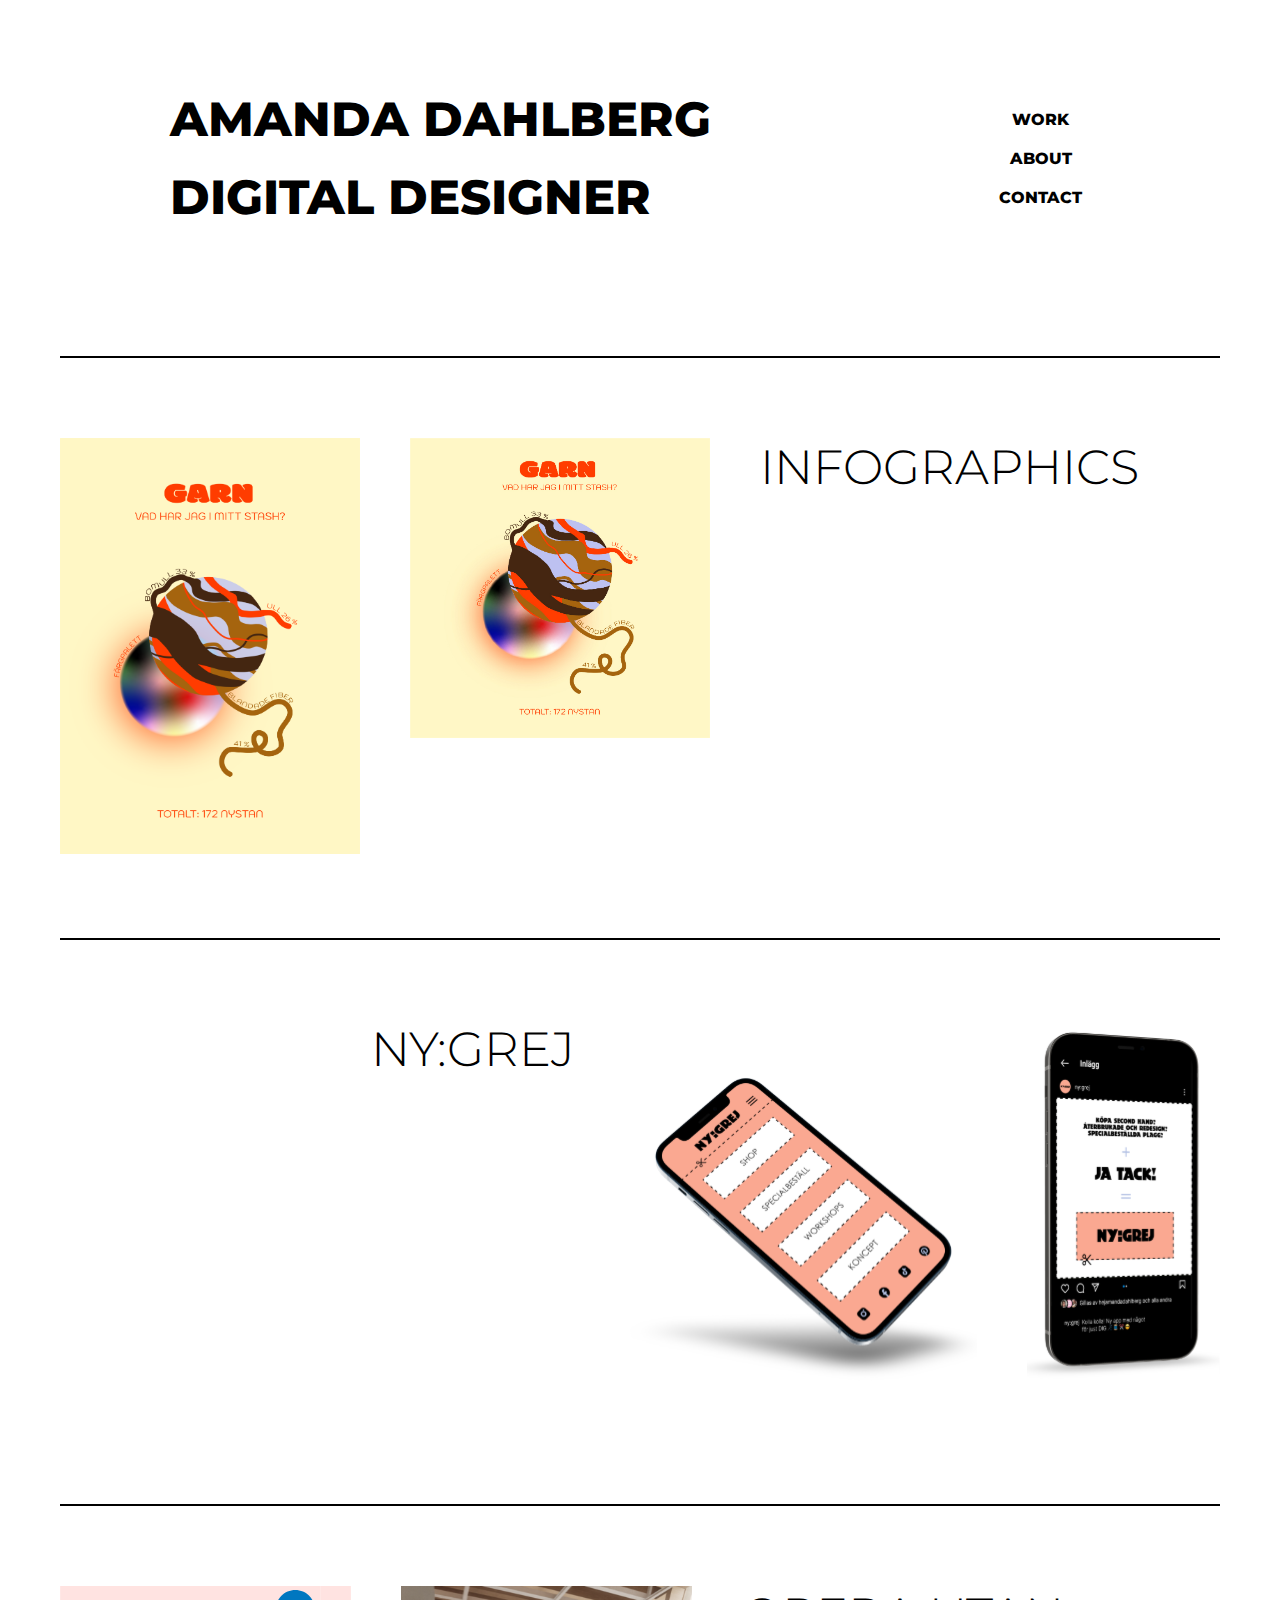
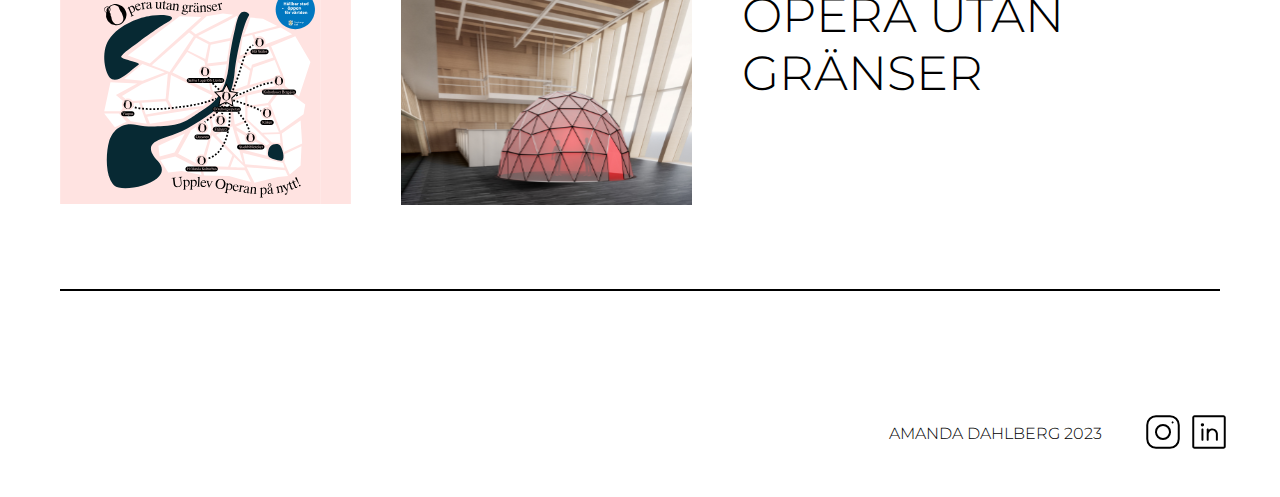
<file: index.html>
<!DOCTYPE html>
<html lang="sv">
  <head>
    <link rel="stylesheet" href="style.css" />

    <meta charset="UTF-8" />
    <meta name="viewport" content="width=device-width, initial-scale=1.0" />
    <title>Amanda Dahlberg Portfolio</title>
  </head>
  <link rel="preconnect" href="https://fonts.googleapis.com" />
  <link rel="preconnect" href="https://fonts.gstatic.com" crossorigin />
  <link href="https://fonts.googleapis.com/css2?family=Montserrat:wght@300;800&display=swap" rel="stylesheet" />
  <body>
    <header class="header">
      <div class="intro">
        <div class="h1">AMANDA DAHLBERG</div>
        <div class="h2">DIGITAL DESIGNER</div>
      </div>
      <div class="menu">
        <div class="menu-text">WORK</div>
        <div class="menu-text">ABOUT</div>
        <div class="menu-text">CONTACT</div>
      </div>
    </header>
    <main>
      <div class="container first">
        <div class="left"><img src="Amanda_Dahlberg_uppgift_garn.png" /></div>
        <div class="left"><img src="Amanda_Dahlberg_uppgift_4.jpg" /></div>
        <a href="infographics.html">INFOGRAPHICS</a>
      </div>
      <div class="container second">
        <a href="file:///Users/amandadahlberg/Documents/DD23/PROGRAMMERA/index/nygrej.html">NY:GREJ</a>
        <div class="right"><img src="mock up.svg" /></div>
        <div class="right"><img src="Rectangle.svg" /></div>
      </div>
      <div class="container third">
        <div class="left-2"><img src="Kartan.svg" /></div>
        <div class="left-2"><img src="Dome utsida.svg" /></div>
        <a href="file:///Users/amandadahlberg/Documents/DD23/PROGRAMMERA/index/operautangranser.html">OPERA UTAN GRÄNSER</a>
      </div>
    </main>
    <div class="footer">
      <div class="footer-text">AMANDA DAHLBERG 2023</div>
      <div>
        <a href="https://www.instagram.com/hejamandadahlberg/"><img src="instagram.svg" /></a>
        <a href="https://www.linkedin.com/in/amanda-dahlberg-719188290/"><img src="linkedin.svg" /></a>
      </div>
    </div>
  </body>
</html>
</file>
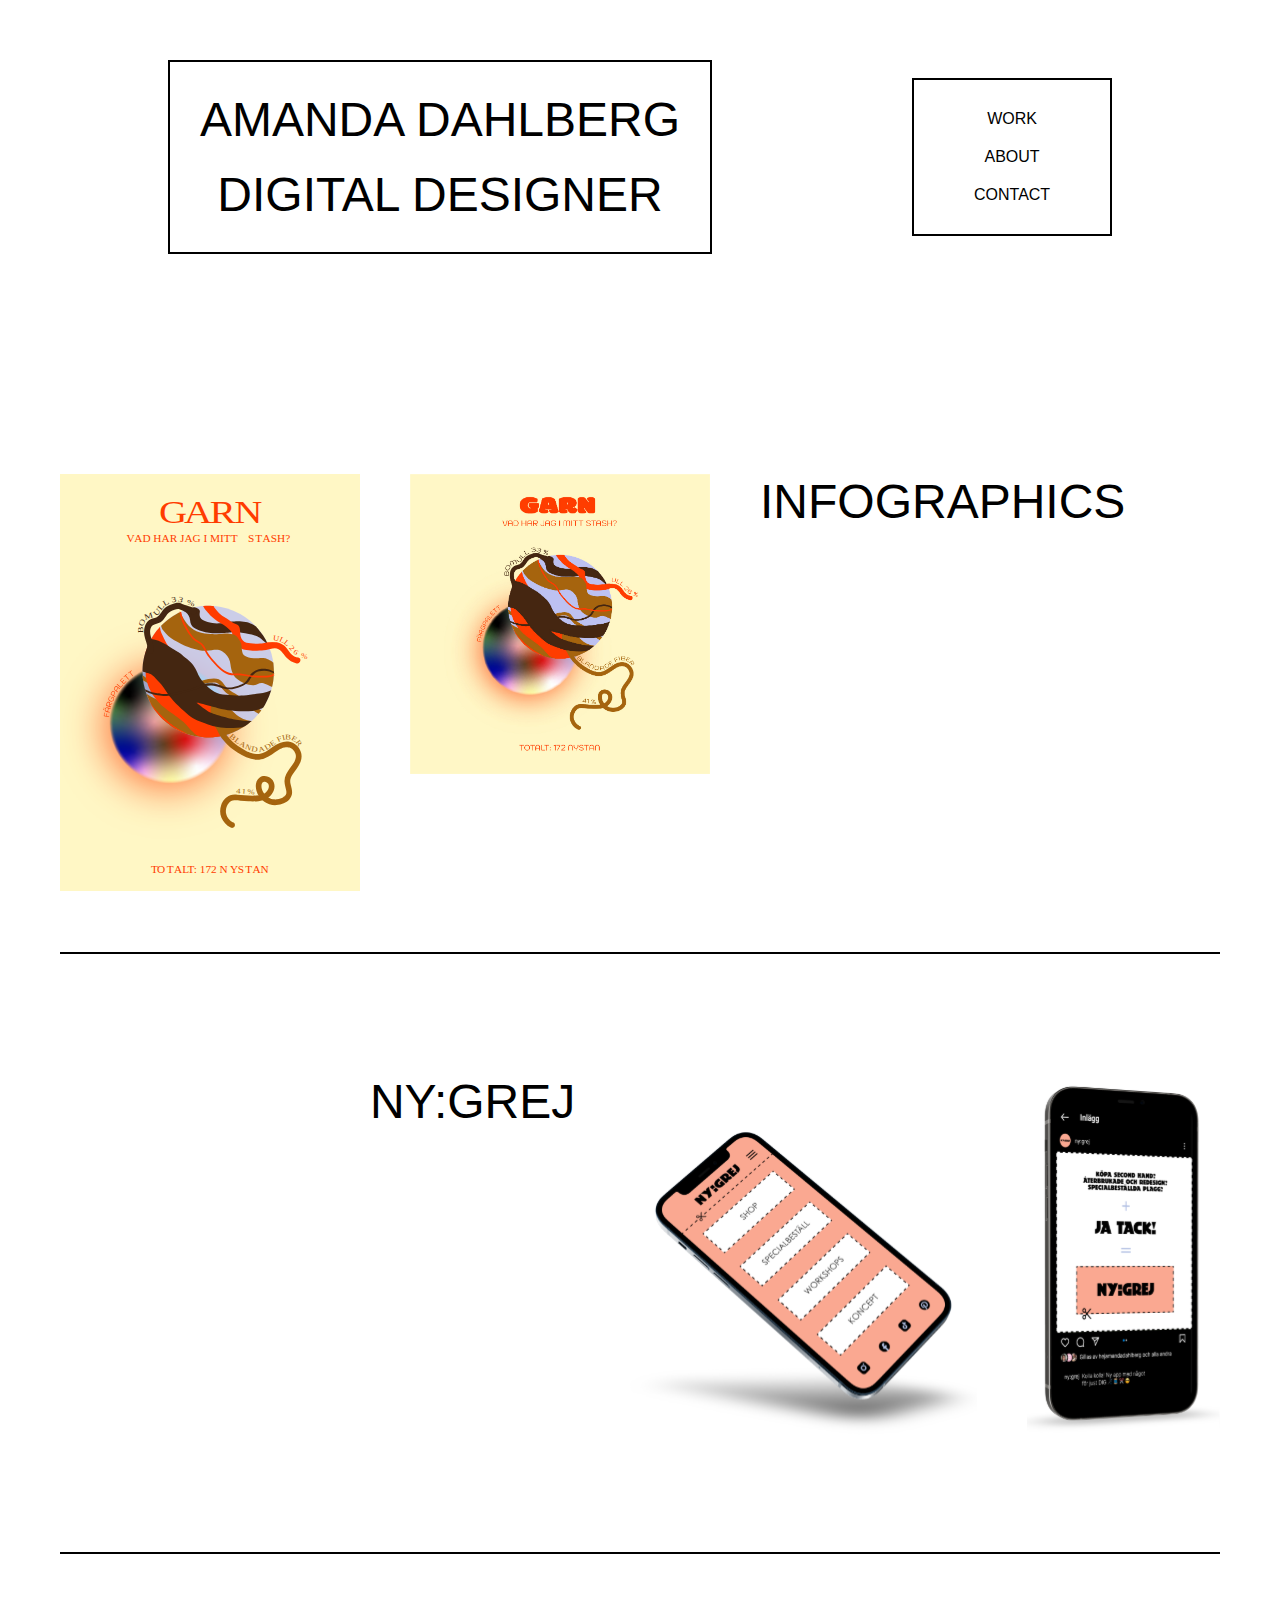
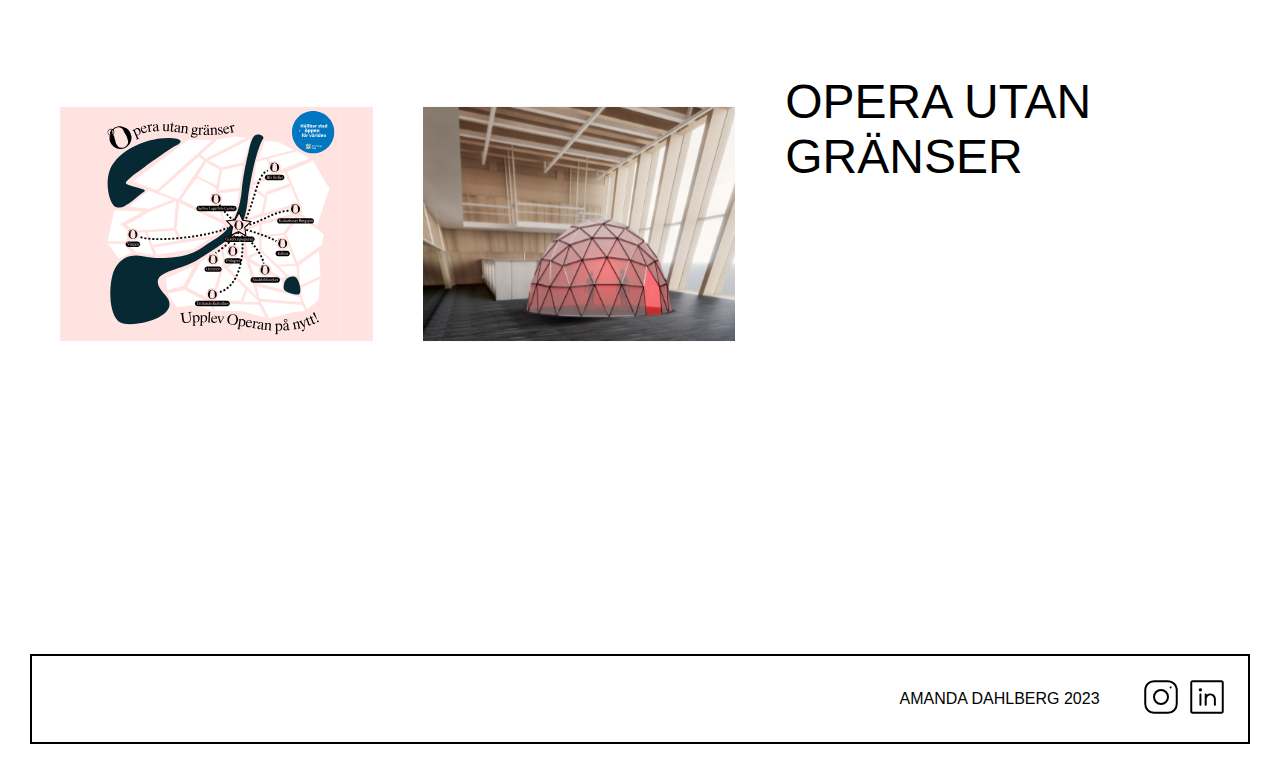
<file: amandadahlberg.html>
<!DOCTYPE html>
<html lang="sv">
  <head>
    <link rel="stylesheet" href="amandadahlberg.css" />

    <meta charset="UTF-8" />
    <meta name="viewport" content="width=device-width, initial-scale=1.0" />
    <title>Amanda Dahlberg Portfolio</title>
  </head>
  <body>
    <header class="header">
      <div class="intro">
        <div class="h1">AMANDA DAHLBERG</div>
        <div class="h2">DIGITAL DESIGNER</div>
      </div>
      <div class="menu">
        <div class="menu-text">WORK</div>
        <div class="menu-text">ABOUT</div>
        <div class="menu-text">CONTACT</div>
      </div>
    </header>
    <main>
      <div class="container first">
        <div class="left"><img src="Amanda_Dahlberg_uppgift_4.svg" /></div>
        <div class="left"><img src="Amanda_Dahlberg_uppgift_4.jpg" /></div>
        <a href="file:///Users/amandadahlberg/Documents/DD23/PROGRAMMERA/index/infographics.html">INFOGRAPHICS</a>
      </div>
      <div class="container second">
        <a href="file:///Users/amandadahlberg/Documents/DD23/PROGRAMMERA/index/nygrej.html">NY:GREJ</a>
        <div class="right"><img src="mock up.svg" /></div>
        <div class="right"><img src="Rectangle.svg" /></div>
      </div>
      <div class="container third">
        <div class="left-2"><img src="Kartan.svg" /></div>
        <div class="left-2"><img src="Dome utsida.svg" /></div>
        <a href="file:///Users/amandadahlberg/Documents/DD23/PROGRAMMERA/index/operautangranser.html">OPERA UTAN GRÄNSER</a>
      </div>
    </main>
    <div class="footer">
      <div class="footer-text">AMANDA DAHLBERG 2023</div>
      <div>
        <a href="https://www.instagram.com/hejamandadahlberg/"><img src="instagram.svg" /></a>
        <a href="https://www.linkedin.com/in/amanda-dahlberg-719188290/"><img src="linkedin.svg" /></a>
      </div>
    </div>
  </body>
</html>
</file>
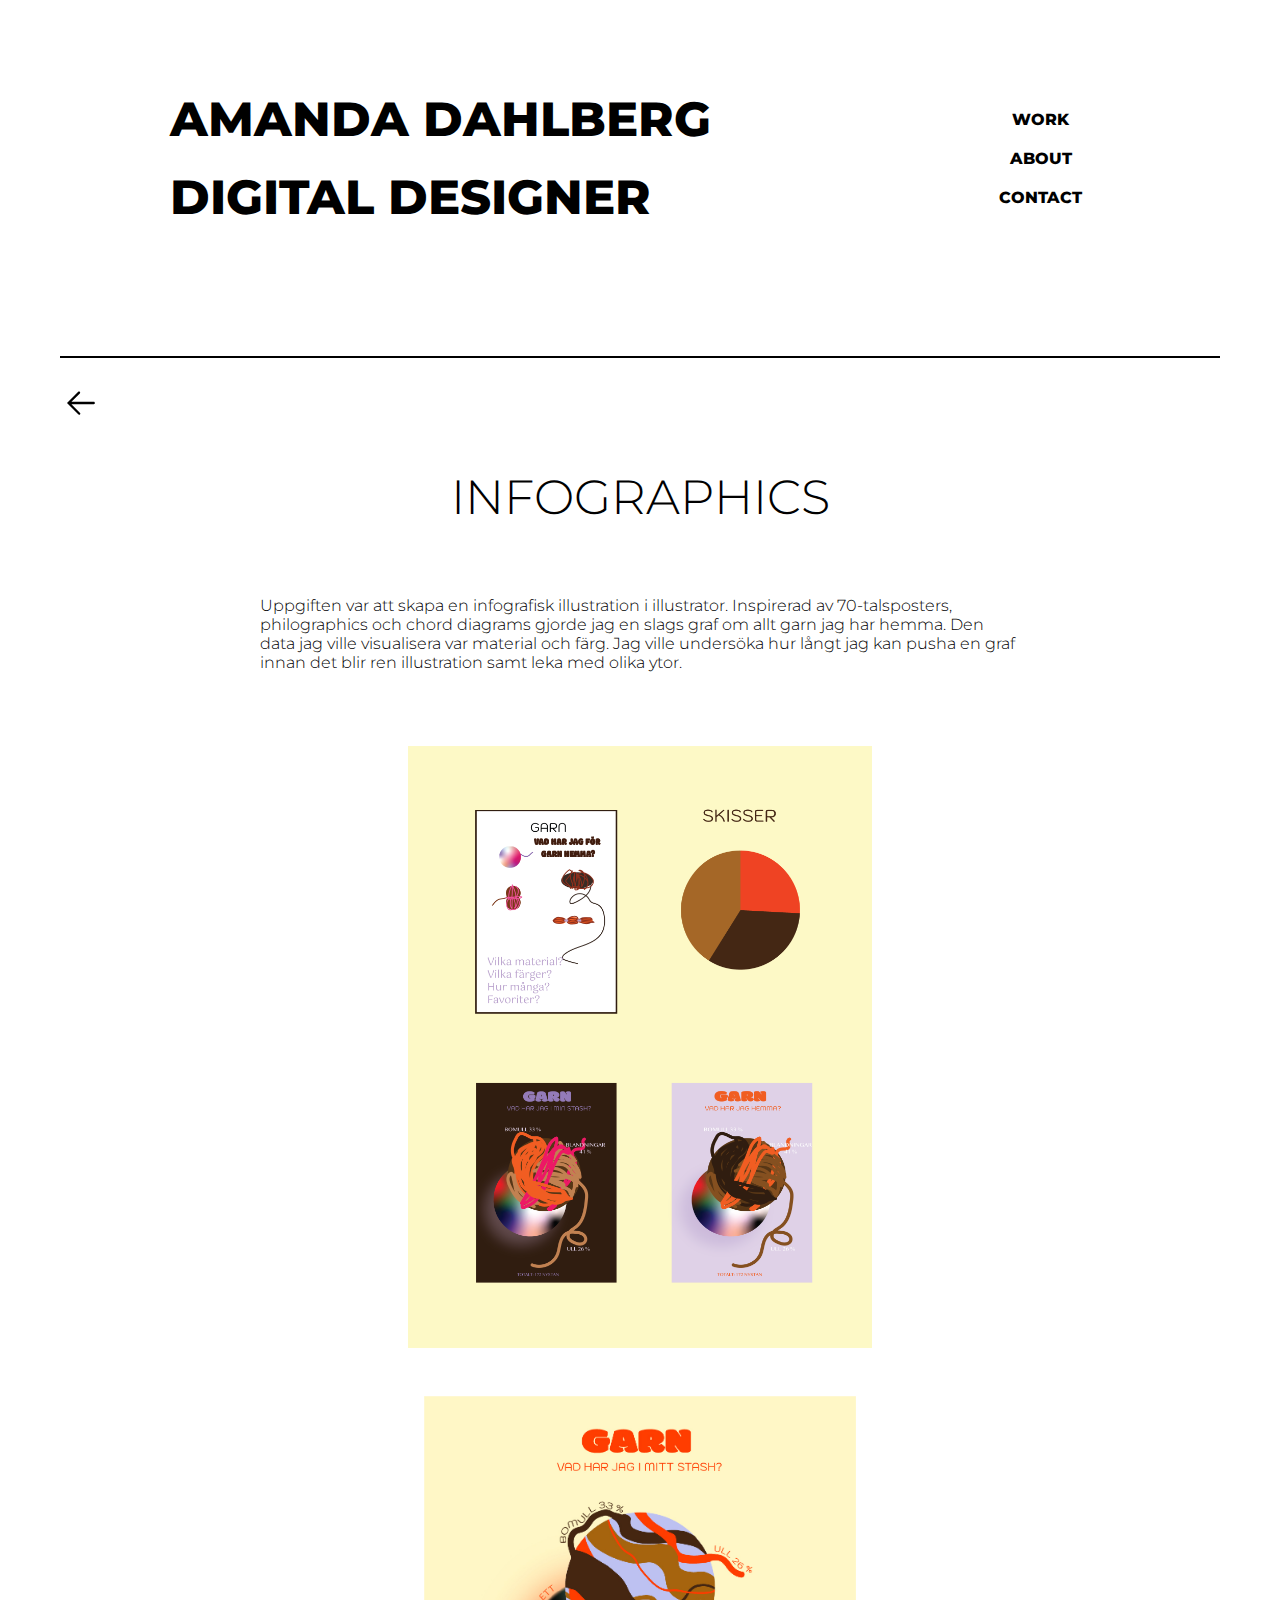
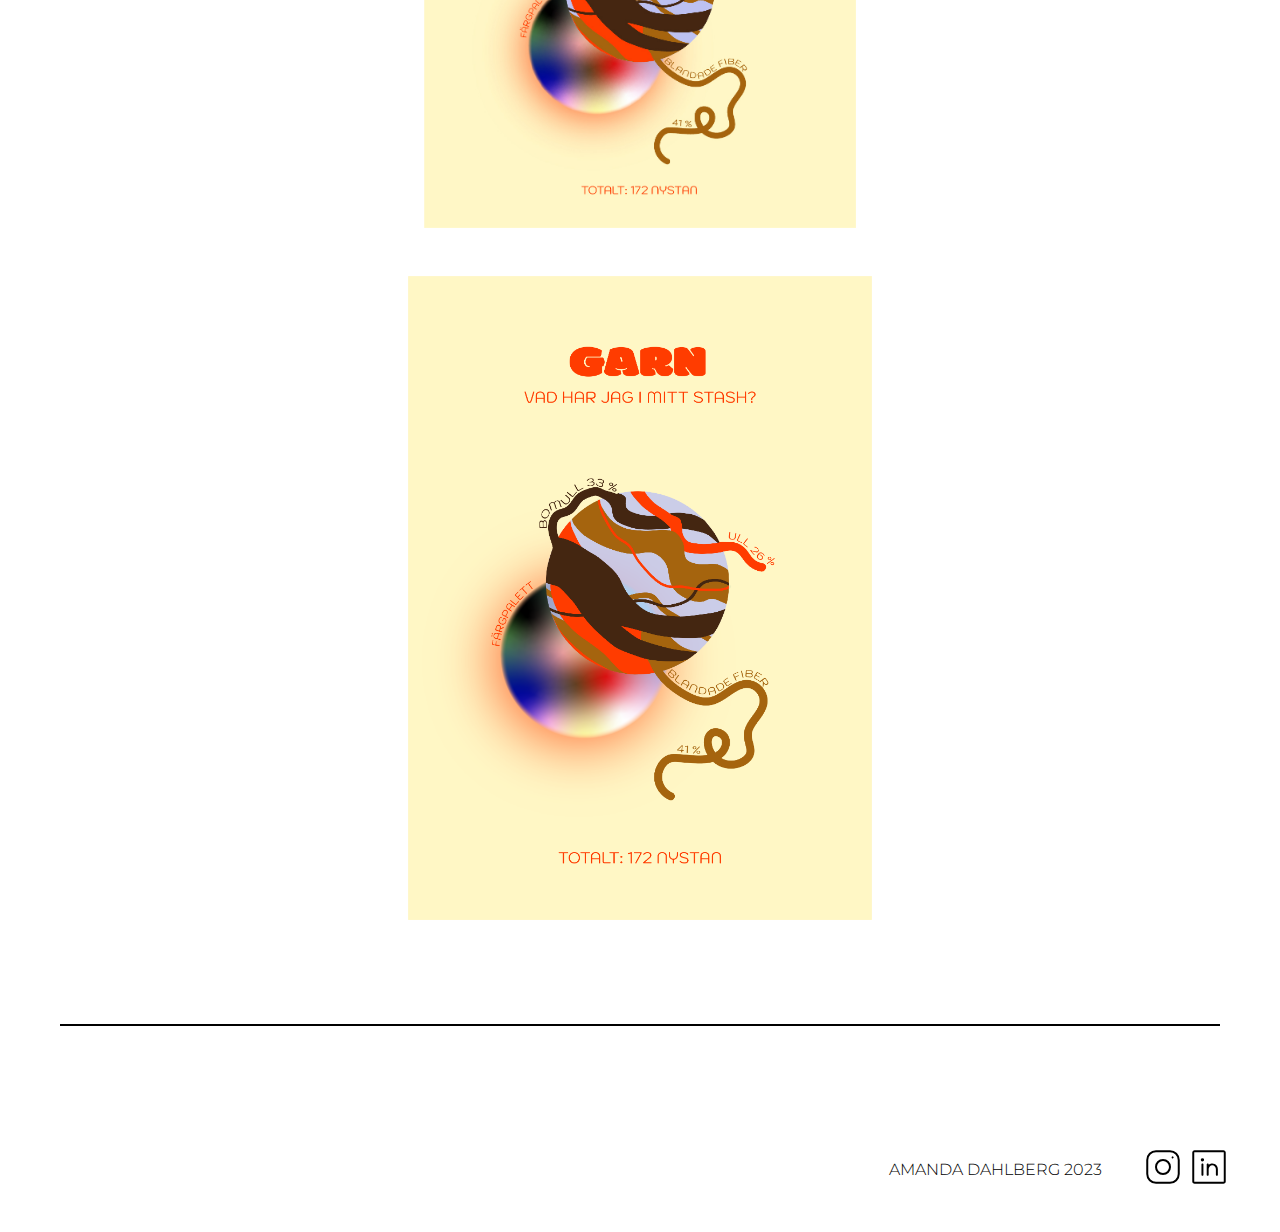
<file: infographics.html>
<!DOCTYPE html>
<html lang="sv">
  <head>
    <link rel="preconnect" href="https://fonts.googleapis.com" />
    <link rel="preconnect" href="https://fonts.gstatic.com" crossorigin />
    <link href="https://fonts.googleapis.com/css2?family=Montserrat:wght@300;800&display=swap" rel="stylesheet" />
    <link rel="stylesheet" href="infographics.css" />

    <meta charset="UTF-8" />
    <meta name="viewport" content="width=device-width, initial-scale=1.0" />
    <title>Amanda Dahlberg Portfolio</title>
  </head>
  <body>
    <header class="header">
      <div class="intro">
        <div class="h1">AMANDA DAHLBERG</div>
        <div class="h2">DIGITAL DESIGNER</div>
      </div>
      <div class="menu">
        <div class="menu-text">WORK</div>
        <div class="menu-text">ABOUT</div>
        <div class="menu-text">CONTACT</div>
      </div>
    </header>
  </body>
  <main>
    <a href="index.html" class="back"><img src="arrow.svg" /></a>
    <div class="container">
      <div class="h3">INFOGRAPHICS</div>
      <div class="text">
        Uppgiften var att skapa en infografisk illustration i illustrator. Inspirerad av 70-talsposters, philographics och chord diagrams gjorde jag en slags
        graf om allt garn jag har hemma. Den data jag ville visualisera var material och färg. Jag ville undersöka hur långt jag kan pusha en graf innan det
        blir ren illustration samt leka med olika ytor.
      </div>
      <div class="left"><img src="moodboard-portfolio.png" /></div>
      <div class="left"><img src="Amanda_Dahlberg_uppgift_4.jpg" /></div>
      <div class="left"><img src="Amanda_Dahlberg_uppgift_garn.png" /></div>
    </div>
  </main>
  <div class="footer">
    <div class="footer-text">AMANDA DAHLBERG 2023</div>
    <div>
      <a href="https://www.instagram.com/hejamandadahlberg/"><img src="instagram.svg" /></a>
      <a href="https://www.linkedin.com/in/amanda-dahlberg-719188290/"><img src="linkedin.svg" /></a>
    </div>
  </div>
</html>
</file>
<file: style.css>
* {
  box-sizing: border-box;
}
body {
  background-color: #ffffff;
  margin: 10px;
  font-family: "montserrat", sans-serif;
  font-weight: 300;
}
img {
  max-width: 100%;
}
main {
  margin: 0 50px;
}
.header {
  display: flex;
  justify-content: center;
  gap: 200px;
  align-items: center;
  border-bottom: 2px solid #000000;
  margin: 0 50px;
}
.intro {
  padding: 20px;
  margin: 50px 0 100px 0;
}
.h1,
.h2 {
  color: #000000;
  font-size: 3rem;
  padding: 10px;
  text-align: start;
  font-weight: 800;
}
.menu {
  width: 200px;
  padding: 20px;
  margin: 50px 0 100px 0;
}
.menu-text {
  color: #000000;
  font-size: 1rem;
  padding: 10px;
  text-align: center;
  font-weight: 800;
}
.menu-text:hover {
  color: #583a30d9;
}
.container {
  display: flex;
  align-items: start;
  padding: 80px 0;
  gap: 50px;
}
.first {
  display: flex;
  justify-content: start;
  border-bottom: 2px solid #000000;
}
.text {
  color: #000000;
  font-size: 1.5rem;
}
.container a {
  text-decoration: none;
  font-size: 3rem;
  color: #000000;
}
a:hover {
  color: #583a30d9;
}
.first img {
  width: 300px;
}
.second {
  display: flex;
  justify-content: flex-end;
  border-bottom: 2px solid #000000;
}
.second img {
  height: 400px;
}
.left-2 img {
  width: 350px;
}
.third {
  display: flex;
  justify-content: start;
  margin-bottom: 100px;
  border-bottom: 2px solid #000000;
}
.footer {
  display: flex;
  justify-content: end;
  margin: 20px;
  align-items: center;
}
.footer-text {
  color: #000000;
  font-family: "montserrat", sans-serif;
  font-size: 1rem;
  margin: 20px;
}
.footer div {
  margin: 20px;
}
@media screen and (max-width: 600px) {
  main {
    margin: 0 16px;
  }
  .h1,
  .h2 {
    font-size: 1.5rem;
    text-align: center;
    padding: 4px 0 4px 0;
  }
  .header {
    flex-direction: column;
    justify-content: flex-start;
    gap: 0;
    padding: 0;
    margin: 16px;
  }
  .intro {
    margin: 24px 0;
    padding: 0;
    width: 100%;
  }
  .menu {
    display: flex;
    justify-content: space-between;
    margin: 0 0 24px 0;
    padding: 0;
    width: 100%;
  }
  .container {
    justify-content: center;
    align-items: center;
  }
  .container a {
    font-size: 2rem;
    margin-bottom: 24px;
    align-self: flex-start;
  }
  .first,
  .third {
    margin: 16px 0;
    padding: 20px 0;
    flex-direction: column-reverse;
    justify-content: center;
    gap: 0;
    height: fit-content;
  }
  .left {
    margin-bottom: 24px;
  }
  .left-2 {
    margin-bottom: 24px;
  }
  .second {
    margin: o;
    padding: 20px 0;
    flex-direction: column;
    justify-content: center;
    gap: 0;
    height: fit-content;
  }
  .right {
    margin-bottom: 0px;
  }
  .third {
    margin-bottom: 50px;
  }
  .footer {
    flex-direction: column;
    margin: 16px;
    align-items: end;
  }
  .footer-text {
    padding: 8px 0;
    margin: 0;
  }
  .footer div {
    padding: 8px 0;
    margin: 0;
  }
}
</file>
<file: amandadahlberg.css>
* {
  box-sizing: border-box;
}
body {
  background-color: #ffffff;
  margin: 10px;
  font-family: "gotham", sans-serif;
  font-weight: 300;
}
img {
  max-width: 100%;
}
main {
  margin: 0 50px;
}
.header {
  display: flex;
  justify-content: center;
  gap: 200px;
  align-items: center;
}
.intro {
  padding: 20px;
  margin: 50px 0 100px 0;
  border: 2px solid #000000;
}
.h1,
.h2 {
  color: #000000;
  font-size: 3rem;
  padding: 10px;
  text-align: center;
}
.menu {
  width: 200px;
  padding: 20px;
  margin: 50px 0 100px 0;
  border: 2px solid #000000;
}
.menu-text {
  color: #000000;
  font-size: 1rem;
  padding: 10px;
  text-align: center;
}
.menu-text:hover {
  color: #ffa198d9;
}
.container {
  display: flex;
  align-items: start;
  padding: 20px 0;
  margin: 100px 0;
  height: 500px;
  gap: 50px;
}
.first {
  display: flex;
  justify-content: start;
  border-bottom: 2px solid #000000;
}
.text {
  color: #000000;
  font-size: 1.5rem;
}
.container a {
  text-decoration: none;
  font-size: 3rem;
  color: #000000;
}
a:hover {
  color: #ffa198d9;
}
.first img {
  width: 300px;
}
.second {
  display: flex;
  justify-content: flex-end;
  border-bottom: 2px solid #000000;
}
.second img {
  height: 400px;
}
.left-2 img {
  height: 300px;
}
.third {
  display: flex;
  justify-content: start;
}
.footer {
  display: flex;
  justify-content: end;
  margin: 20px;
  align-items: center;
  border: 2px solid #000000;
}
.footer-text {
  color: #000000;
  font-family: gotham, sans-serif;
  font-size: 1rem;
  margin: 20px;
}
.footer div {
  margin: 20px;
}
@media screen and (max-width: 600px) {
  main {
    margin: 0 24 px;
  }
  .h1,
  .h2 {
    font-size: 1.5rem;
  }
  .header {
    flex-direction: column;
    gap: 0;
    padding: 10px;
  }
  .intro {
    margin: 10px 0;
  }
  .menu {
    margin: 0 0 20px 0;
    padding: 10px;
  }
  .container {
    justify-content: center;
    margin: 10;
  }
  .first,
  .third {
    margin: 10px;
    padding: 0;
    flex-direction: column-reverse;
    justify-content: center;
    gap: 10px;
    height: fit-content;
  }
  .second {
    margin: 10px;
    padding: 0;
    flex-direction: column;
    justify-content: center;
    gap: 10px;
    height: fit-content;
  }
  .footer {
    flex-direction: column;
  }
  .footer-text {
    margin: 10px;
  }
  .footer div {
    margin: 10px;
  }
}
</file>
<file: infographics.css>
* {
  box-sizing: border-box;
}
body {
  background-color: #ffffff;
  margin: 10px;
  font-family: "montserrat", sans-serif;
  font-weight: 300;
}
img {
  max-width: 100%;
}
main {
  margin: 0 50px;
}
.header {
  display: flex;
  justify-content: center;
  gap: 200px;
  align-items: center;
  border-bottom: 2px solid #000000;
  margin: 0 50px;
}
.intro {
  padding: 20px;
  margin: 50px 0 100px 0;
}
.h1,
.h2 {
  color: #000000;
  font-size: 3rem;
  padding: 10px;
  text-align: start;
  font-weight: 800;
}
.menu {
  width: 200px;
  padding: 20px;
  margin: 50px 0 100px 0;
}
.menu-text {
  color: #000000;
  font-size: 1rem;
  padding: 10px;
  text-align: center;
  font-weight: 800;
}
.menu-text:hover {
  color: #583a30d9;
}
.container {
  padding: 40px 0 80px 0;
  border-bottom: 2px solid #000000;
  display: flex;
  justify-content: center;
  flex-direction: column;
  align-items: center;
  margin-bottom: 100px;
}
.left {
  display: flex;
  justify-content: center;
}
.text {
  color: #000000;
  font-size: 1rem;
  margin: 50px 200px 50px 200px;
}
.back {
  display: inline-block;
  margin-top: 24px;
}
.h3 {
  text-decoration: none;
  font-size: 3rem;
  color: #000000;
  margin-bottom: 20px;
}
.container img {
  width: 40%;
  margin: 24px 0 24px 0;
}
.footer {
  display: flex;
  justify-content: end;
  margin: 20px;
  align-items: center;
}
.footer-text {
  color: #000000;
  font-family: "montserrat", sans-serif;
  font-size: 1rem;
  margin: 20px;
}
.footer div {
  margin: 20px;
}
@media screen and (max-width: 600px) {
  main {
    margin: 0 16px;
  }
  .h1,
  .h2 {
    font-size: 1.5rem;
    text-align: center;
    padding: 4px 0 4px 0;
  }
  .header {
    flex-direction: column;
    justify-content: flex-start;
    gap: 0;
    padding: 0;
    margin: 16px;
  }
  .intro {
    margin: 24px 0;
    padding: 0;
    width: 100%;
  }
  .menu {
    display: flex;
    justify-content: space-between;
    margin: 0 0 24px 0;
    padding: 0;
    width: 100%;
  }
  .menu-text {
    text-align: start;
  }
  .h3 {
    font-size: 2rem;
  }
  .container {
    justify-content: center;
    align-items: center;
    padding: 0;
    margin-bottom: 40px;
  }
  .text {
    margin: 24px 0 24px 0;
  }
  .left {
    margin-bottom: 24px;
  }
  .container a {
    font-size: 1.5rem;
    margin-bottom: 16px;
  }
  .container img {
    width: 100%;
  }
  .left img {
    margin-bottom: 24px;
    padding: 0;
    gap: 0;
  }
  .footer {
    flex-direction: column;
    margin: 16px;
    align-items: end;
  }
  .footer-text {
    padding: 8px 0;
    margin: 0;
  }
  .footer div {
    padding: 8px 0;
    margin: 0;
  }
}
</file>
